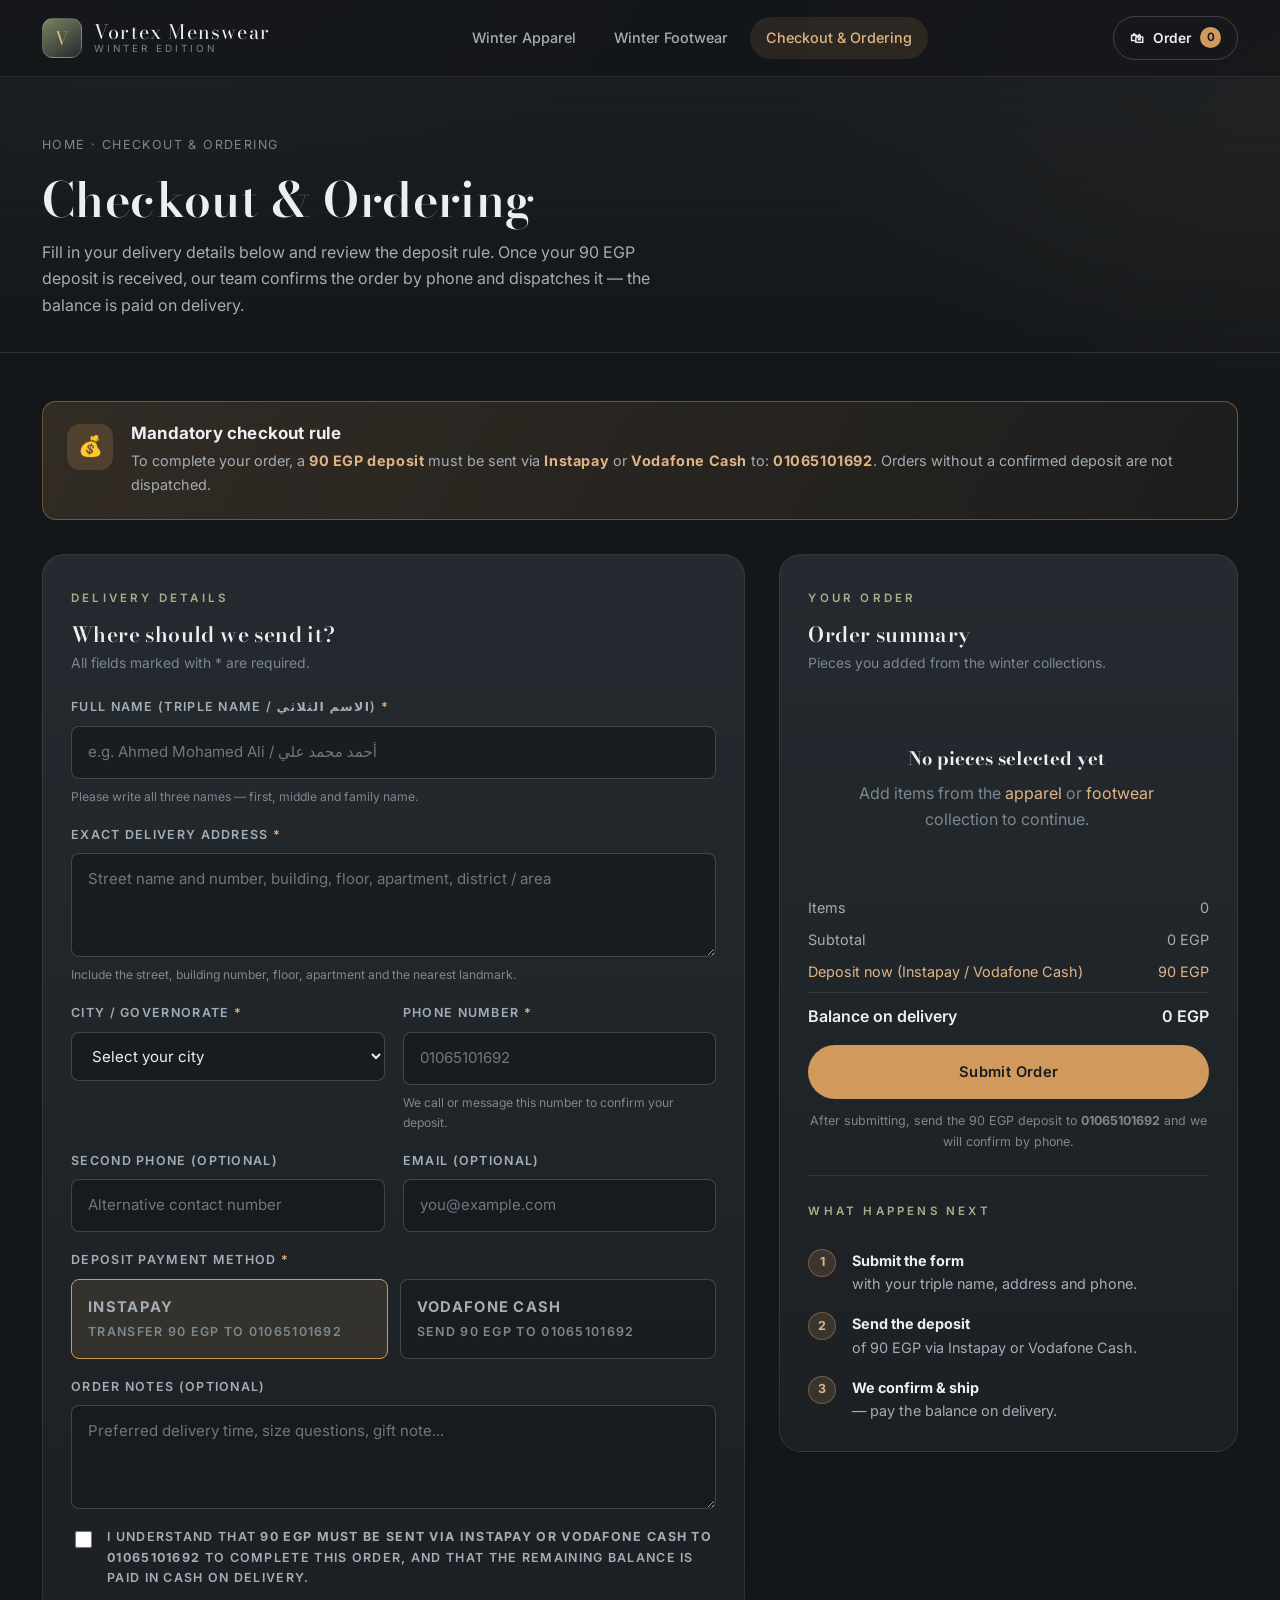
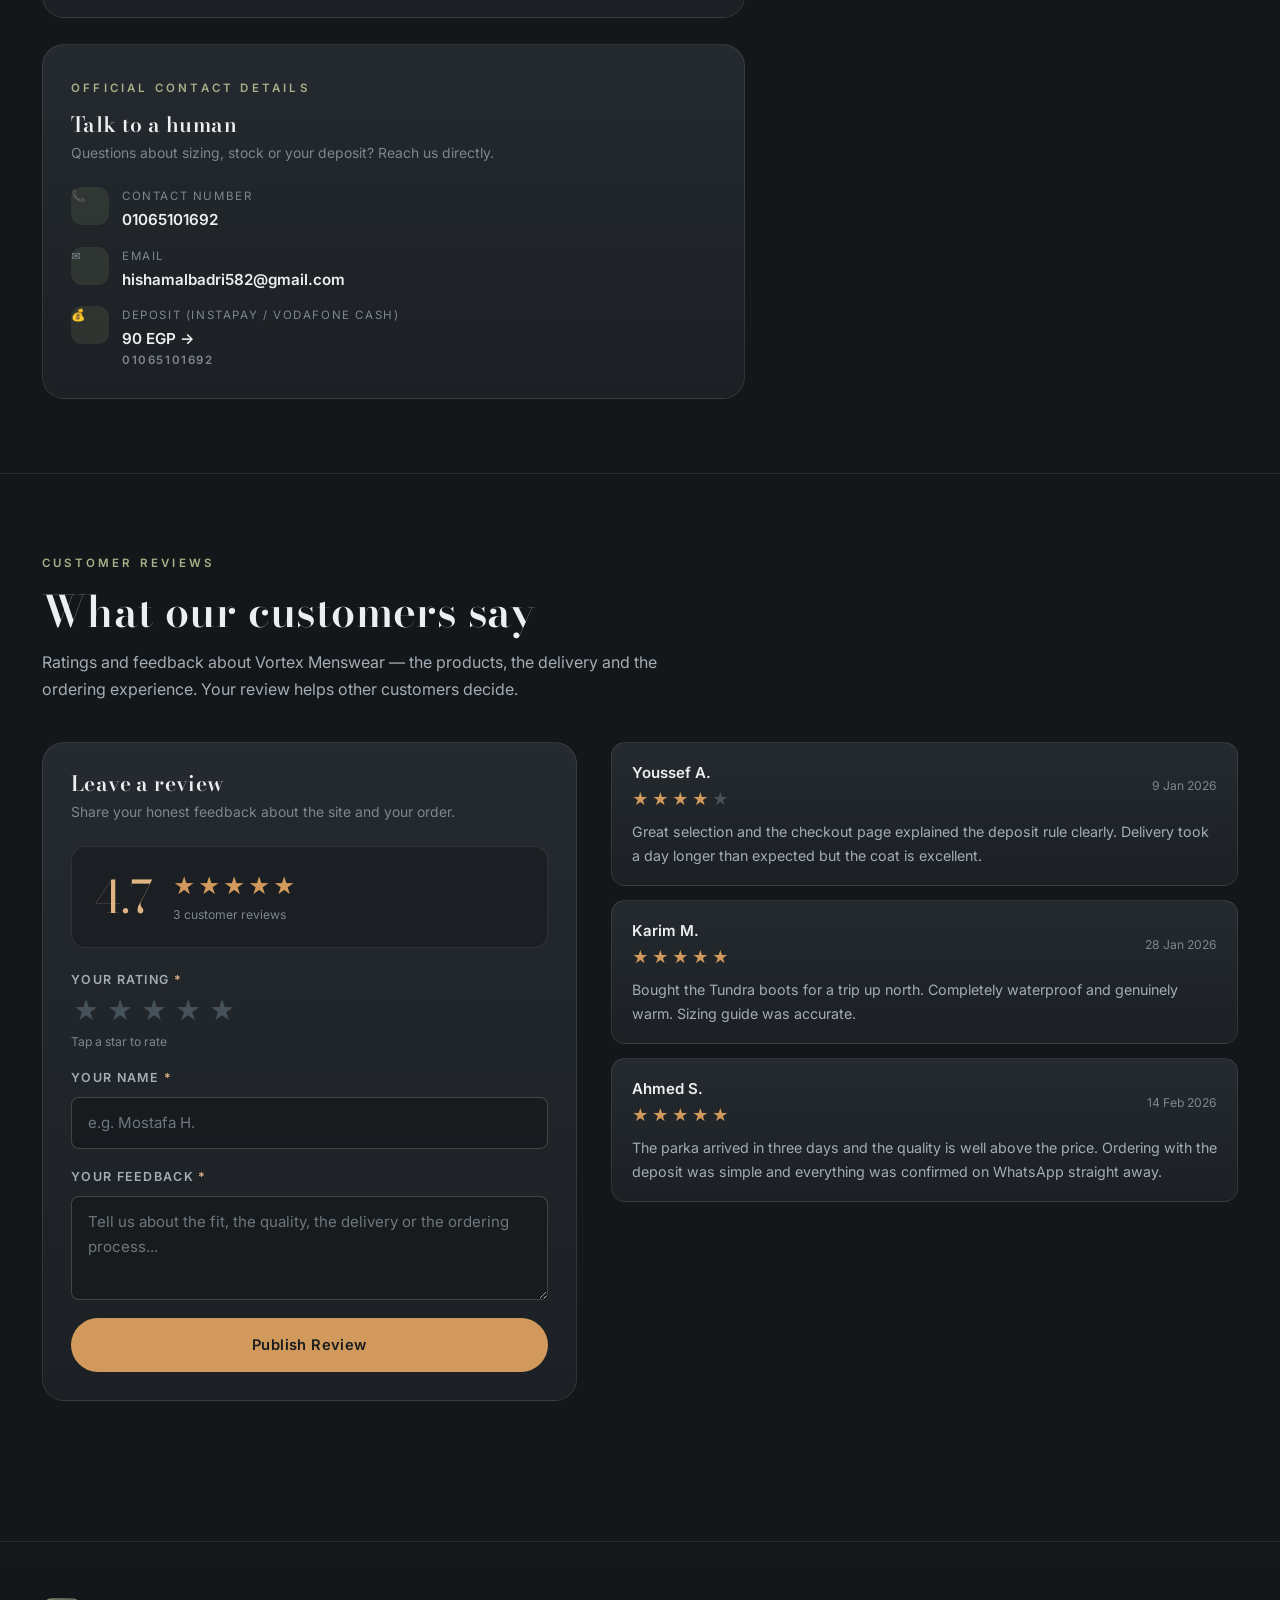
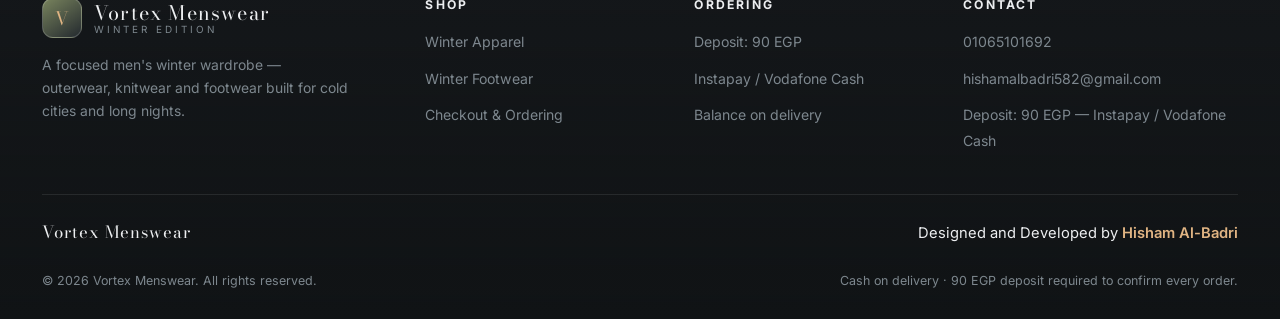
<file: checkout.html>
<!DOCTYPE html>
<html lang="en">
<head>
  <meta charset="UTF-8">
  <meta name="viewport" content="width=device-width, initial-scale=1.0">
  <title>Checkout &amp; Ordering | Vortex Menswear</title>
  <meta name="description" content="Complete your Vortex Menswear order. Enter your triple name, delivery address and phone number, then send the 90 EGP deposit via Instapay or Vodafone Cash to 01065101692 to confirm.">
  <meta name="theme-color" content="#14171a">
  <link rel="preconnect" href="https://fonts.googleapis.com">
  <link rel="preconnect" href="https://fonts.gstatic.com" crossorigin>
  <link href="https://fonts.googleapis.com/css2?family=Bodoni+Moda:ital,wght@0,500;0,600;0,700;1,500&family=Inter:wght@400;500;600;700&display=swap" rel="stylesheet">
  <link rel="stylesheet" href="styles.css">
</head>
<body>
  <a class="skip-link" href="#main">Skip to content</a>

  <!-- ============ Header ============ -->
  <header class="header">
    <div class="container header__inner">
      <a class="brand" href="index.html" aria-label="Vortex Menswear home">
        <span class="brand__mark" aria-hidden="true">V</span>
        <span class="brand__text">
          <span class="brand__name">Vortex Menswear</span>
          <span class="brand__tag">Winter Edition</span>
        </span>
      </a>

      <nav class="nav" aria-label="Primary">
        <a class="nav__link" href="index.html">Winter Apparel</a>
        <a class="nav__link" href="footwear.html">Winter Footwear</a>
        <a class="nav__link is-active" href="checkout.html">Checkout &amp; Ordering</a>
      </nav>

      <div class="header__actions">
        <button class="cart-btn" type="button" data-open-cart aria-label="Open your order">
          <span aria-hidden="true">&#128717;</span>
          <span class="cart-btn__label">Order</span>
          <span class="cart-btn__count" data-cart-count hidden>0</span>
        </button>
        <button class="nav-toggle" type="button" aria-label="Toggle navigation" aria-expanded="false">
          <span></span><span></span><span></span>
        </button>
      </div>
    </div>
  </header>

  <main id="main">
    <!-- ============ Page head ============ -->
    <section class="page-head">
      <div class="container">
        <nav class="crumbs" aria-label="Breadcrumb">
          <a href="index.html">Home</a> · <span>Checkout &amp; Ordering</span>
        </nav>
        <h1>Checkout &amp; Ordering</h1>
        <p>
          Fill in your delivery details below and review the deposit rule. Once your 90 EGP deposit
          is received, our team confirms the order by phone and dispatches it — the balance is paid
          on delivery.
        </p>
      </div>
    </section>

    <section class="section section--tight">
      <div class="container">
        <!-- ============ Mandatory deposit rule ============ -->
        <div class="deposit-banner" role="note">
          <span class="deposit-banner__icon" aria-hidden="true">&#128176;</span>
          <div>
            <h3>Mandatory checkout rule</h3>
            <p>
              To complete your order, a <b>90 EGP deposit</b> must be sent via
              <b>Instapay</b> or <b>Vodafone Cash</b> to: <b data-contact-phone>01065101692</b>.
              Orders without a confirmed deposit are not dispatched.
            </p>
          </div>
        </div>

        <div class="checkout-layout">
          <!-- ============ Order form ============ -->
          <div>
            <form id="vortex-checkout" class="panel" data-checkout-form novalidate>
              <div class="panel__head">
                <span class="eyebrow">Delivery Details</span>
                <h2>Where should we send it?</h2>
                <p>All fields marked with <span class="req">*</span> are required.</p>
              </div>

              <div class="success-box" data-success role="status" aria-live="polite"></div>

              <div class="form-grid">
                <div class="field field--full">
                  <label for="fullName">Full Name (Triple Name / الاسم الثلاثي) <span class="req">*</span></label>
                  <input id="fullName" name="fullName" type="text" autocomplete="name"
                         data-required data-triple-name
                         placeholder="e.g. Ahmed Mohamed Ali / أحمد محمد علي">
                  <p class="field__hint">Please write all three names — first, middle and family name.</p>
                  <p class="field__error">Please enter your complete triple name (three parts).</p>
                </div>

                <div class="field field--full">
                  <label for="address">Exact Delivery Address <span class="req">*</span></label>
                  <textarea id="address" name="address" data-required data-address
                            placeholder="Street name and number, building, floor, apartment, district / area"></textarea>
                  <p class="field__hint">Include the street, building number, floor, apartment and the nearest landmark.</p>
                  <p class="field__error">Please enter a complete address (street, building, area).</p>
                </div>

                <div class="field">
                  <label for="city">City / Governorate <span class="req">*</span></label>
                  <select id="city" name="city" data-required>
                    <option value="">Select your city</option>
                    <option>Cairo</option>
                    <option>Giza</option>
                    <option>Alexandria</option>
                    <option>Dakahlia</option>
                    <option>Sharqia</option>
                    <option>Gharbia</option>
                    <option>Monufia</option>
                    <option>Qalyubia</option>
                    <option>Beheira</option>
                    <option>Port Said</option>
                    <option>Suez</option>
                    <option>Ismailia</option>
                    <option>Fayoum</option>
                    <option>Beni Suef</option>
                    <option>Minya</option>
                    <option>Asyut</option>
                    <option>Sohag</option>
                    <option>Qena</option>
                    <option>Luxor</option>
                    <option>Aswan</option>
                    <option>Red Sea</option>
                    <option>Matrouh</option>
                    <option>North Sinai</option>
                    <option>South Sinai</option>
                    <option>New Valley</option>
                    <option>Kafr El Sheikh</option>
                    <option>Damietta</option>
                  </select>
                  <p class="field__error">Please select your city or governorate.</p>
                </div>

                <div class="field">
                  <label for="phone">Phone Number <span class="req">*</span></label>
                  <input id="phone" name="phone" type="tel" inputmode="tel" autocomplete="tel"
                         data-required placeholder="01065101692">
                  <p class="field__hint">We call or message this number to confirm your deposit.</p>
                  <p class="field__error">Please enter a valid phone number.</p>
                </div>

                <div class="field">
                  <label for="altPhone">Second Phone (optional)</label>
                  <input id="altPhone" name="altPhone" type="tel" inputmode="tel" placeholder="Alternative contact number">
                </div>

                <div class="field">
                  <label for="email">Email (optional)</label>
                  <input id="email" name="email" type="email" autocomplete="email" placeholder="you@example.com">
                </div>

                <div class="field field--full">
                  <label>Deposit payment method <span class="req">*</span></label>
                  <div class="radio-row">
                    <label class="radio-card">
                      <input type="radio" name="paymentMethod" value="Instapay" checked>
                      <strong>Instapay</strong>
                      <span>Transfer 90 EGP to <span data-contact-phone>01065101692</span></span>
                    </label>
                    <label class="radio-card">
                      <input type="radio" name="paymentMethod" value="Vodafone Cash">
                      <strong>Vodafone Cash</strong>
                      <span>Send 90 EGP to <span data-contact-phone>01065101692</span></span>
                    </label>
                  </div>
                </div>

                <div class="field field--full">
                  <label for="notes">Order notes (optional)</label>
                  <textarea id="notes" name="notes" placeholder="Preferred delivery time, size questions, gift note..."></textarea>
                </div>

                <div class="field field--full">
                  <label class="check-row" for="terms">
                    <input id="terms" type="checkbox" data-terms>
                    <span>
                      I understand that <strong>90 EGP must be sent via Instapay or Vodafone Cash to
                      <span data-contact-phone>01065101692</span></strong> to complete this order,
                      and that the remaining balance is paid in cash on delivery.
                    </span>
                  </label>
                </div>
              </div>
            </form>

            <!-- ============ Contact details ============ -->
            <div class="panel">
              <div class="panel__head">
                <span class="eyebrow">Official Contact Details</span>
                <h2>Talk to a human</h2>
                <p>Questions about sizing, stock or your deposit? Reach us directly.</p>
              </div>
              <ul class="contact-card">
                <li>
                  <span class="contact-card__icon" aria-hidden="true">&#128222;</span>
                  <div>
                    <span>Contact Number</span>
                    <a href="tel:01065101692"><strong data-contact-phone>01065101692</strong></a>
                  </div>
                </li>
                <li>
                  <span class="contact-card__icon" aria-hidden="true">&#9993;</span>
                  <div>
                    <span>Email</span>
                    <a href="mailto:hishamalbadri582@gmail.com"><strong data-contact-email>hishamalbadri582@gmail.com</strong></a>
                  </div>
                </li>
                <li>
                  <span class="contact-card__icon" aria-hidden="true">&#128176;</span>
                  <div>
                    <span>Deposit (Instapay / Vodafone Cash)</span>
                    <strong>90 EGP → <span data-contact-phone>01065101692</span></strong>
                  </div>
                </li>
              </ul>
            </div>
          </div>

          <!-- ============ Order summary ============ -->
          <aside class="panel summary-card" aria-label="Order summary">
            <div class="panel__head">
              <span class="eyebrow">Your Order</span>
              <h2>Order summary</h2>
              <p>Pieces you added from the winter collections.</p>
            </div>

            <div class="summary-list" data-checkout-summary></div>

            <div class="totals">
              <div class="totals__row"><span>Items</span><span data-sum-items>0</span></div>
              <div class="totals__row"><span>Subtotal</span><span data-sum-subtotal>0 EGP</span></div>
              <div class="totals__row totals__row--accent">
                <span>Deposit now (Instapay / Vodafone Cash)</span>
                <span data-sum-deposit>90 EGP</span>
              </div>
              <div class="totals__row totals__row--grand">
                <span>Balance on delivery</span>
                <span data-sum-balance>0 EGP</span>
              </div>
            </div>

            <button class="btn btn--block" type="submit" form="vortex-checkout">Submit Order</button>
            <p class="modal__note" style="margin-top:12px;text-align:center">
              After submitting, send the 90 EGP deposit to <strong data-contact-phone>01065101692</strong> and we will confirm by phone.
            </p>

            <div style="margin-top:22px;padding-top:20px;border-top:1px solid var(--border)">
              <span class="eyebrow">What happens next</span>
              <ol class="steps" style="margin-top:14px">
                <li><strong>Submit the form</strong> with your triple name, address and phone.</li>
                <li><strong>Send the deposit</strong> of 90 EGP via Instapay or Vodafone Cash.</li>
                <li><strong>We confirm &amp; ship</strong> — pay the balance on delivery.</li>
              </ol>
            </div>
          </aside>
        </div>
      </div>
    </section>

    <!-- ============ Customer reviews ============ -->
    <section class="section" id="reviews" style="border-top:1px solid var(--border)">
      <div class="container">
        <div class="section-head">
          <span class="eyebrow">Customer Reviews</span>
          <h2>What our customers say</h2>
          <p>
            Ratings and feedback about Vortex Menswear — the products, the delivery and the
            ordering experience. Your review helps other customers decide.
          </p>
        </div>

        <div class="reviews-layout">
          <!-- Review form -->
          <div class="panel">
            <div class="panel__head">
              <h2>Leave a review</h2>
              <p>Share your honest feedback about the site and your order.</p>
            </div>

            <div class="rating-summary">
              <span class="rating-summary__score" data-rating-score>0.0</span>
              <div>
                <div class="stars stars--lg" data-rating-stars></div>
                <div class="review-item__date" data-rating-count>0 customer reviews</div>
              </div>
            </div>

            <form data-review-form novalidate>
              <div class="field" style="margin-bottom:16px">
                <label>Your rating <span class="req">*</span></label>
                <div class="star-input" role="group" aria-label="Star rating">
                  <button type="button" data-value="1" aria-label="1 star">&#9733;</button>
                  <button type="button" data-value="2" aria-label="2 stars">&#9733;</button>
                  <button type="button" data-value="3" aria-label="3 stars">&#9733;</button>
                  <button type="button" data-value="4" aria-label="4 stars">&#9733;</button>
                  <button type="button" data-value="5" aria-label="5 stars">&#9733;</button>
                </div>
                <p class="field__hint" data-rating-label>Tap a star to rate</p>
              </div>

              <div class="form-grid">
                <div class="field field--full">
                  <label for="reviewName">Your name <span class="req">*</span></label>
                  <input id="reviewName" name="reviewName" type="text" data-review-name placeholder="e.g. Mostafa H.">
                </div>
                <div class="field field--full">
                  <label for="reviewText">Your feedback <span class="req">*</span></label>
                  <textarea id="reviewText" name="reviewText" data-review-text
                            placeholder="Tell us about the fit, the quality, the delivery or the ordering process..."></textarea>
                </div>
              </div>

              <button class="btn btn--block" type="submit" style="margin-top:18px">Publish Review</button>
            </form>
          </div>

          <!-- Review list -->
          <div>
            <div class="review-list" data-review-list></div>
          </div>
        </div>
      </div>
    </section>
  </main>

  <!-- ============ Footer ============ -->
  <footer class="footer">
    <div class="container">
      <div class="footer__top">
        <div class="footer__brand">
          <div class="brand">
            <span class="brand__mark" aria-hidden="true">V</span>
            <span class="brand__text">
              <span class="brand__name">Vortex Menswear</span>
              <span class="brand__tag">Winter Edition</span>
            </span>
          </div>
          <p>
            A focused men's winter wardrobe — outerwear, knitwear and footwear built for cold
            cities and long nights.
          </p>
        </div>

        <div>
          <h4>Shop</h4>
          <ul class="footer__links">
            <li><a href="index.html">Winter Apparel</a></li>
            <li><a href="footwear.html">Winter Footwear</a></li>
            <li><a href="checkout.html">Checkout &amp; Ordering</a></li>
          </ul>
        </div>

        <div>
          <h4>Ordering</h4>
          <ul class="footer__links">
            <li><span>Deposit: 90 EGP</span></li>
            <li><span>Instapay / Vodafone Cash</span></li>
            <li><span>Balance on delivery</span></li>
          </ul>
        </div>

        <div>
          <h4>Contact</h4>
          <ul class="footer__links">
            <li><a href="tel:01065101692"><span data-contact-phone>01065101692</span></a></li>
            <li><a href="mailto:hishamalbadri582@gmail.com"><span data-contact-email>hishamalbadri582@gmail.com</span></a></li>
            <li><span>Deposit: 90 EGP — Instapay / Vodafone Cash</span></li>
          </ul>
        </div>
      </div>

      <div class="footer__credit">
        <span class="footer__store-line">Vortex Menswear</span>
        <span class="footer__designer">
          Designed and Developed by <strong>Hisham Al-Badri</strong>
        </span>
      </div>

      <div class="footer__legal">
        <span>&copy; <span data-year>2026</span> Vortex Menswear. All rights reserved.</span>
        <span>Cash on delivery · 90 EGP deposit required to confirm every order.</span>
      </div>
    </div>
  </footer>

  <script src="script.js"></script>
</body>
</html>
</file>
<file: styles.css>
/* ==========================================================================
   Vortex Menswear — Global Stylesheet
   Palette: dark charcoal · slate gray · muted olive · warm winter accent
   ========================================================================== */

/* ---------- 1. Design Tokens ---------- */
:root {
  --charcoal-900: #14171a;
  --charcoal-800: #1c2024;
  --charcoal-700: #242a2f;
  --slate-600: #2f373d;
  --slate-500: #46525a;
  --slate-400: #6b7880;
  --slate-300: #9aa5ac;
  --olive-600: #5f6a4a;
  --olive-500: #78835d;
  --olive-300: #a7b088;
  --accent: #d19a5c;
  --accent-soft: #e0b483;
  --cream: #f4f1ec;
  --white: #ffffff;

  --bg: var(--charcoal-900);
  --surface: var(--charcoal-800);
  --surface-2: var(--charcoal-700);
  --border: rgba(255, 255, 255, 0.09);
  --border-strong: rgba(255, 255, 255, 0.18);

  --text: #eceef0;
  --text-muted: #a3adb5;
  --text-dim: #7d878e;

  --radius-sm: 8px;
  --radius: 14px;
  --radius-lg: 22px;
  --radius-pill: 999px;

  --shadow-sm: 0 2px 10px rgba(0, 0, 0, 0.25);
  --shadow: 0 14px 40px rgba(0, 0, 0, 0.38);
  --shadow-lg: 0 30px 80px rgba(0, 0, 0, 0.55);

  --font-display: "Bodoni Moda", "Playfair Display", Georgia, serif;
  --font-body: "Inter", "Segoe UI", system-ui, -apple-system, sans-serif;

  --container: 1240px;
  --header-h: 76px;

  --ease: cubic-bezier(0.22, 0.61, 0.36, 1);
}

/* ---------- 2. Reset & Base ---------- */
*,
*::before,
*::after {
  box-sizing: border-box;
}

html {
  scroll-behavior: smooth;
  -webkit-text-size-adjust: 100%;
}

body {
  margin: 0;
  font-family: var(--font-body);
  font-size: 16px;
  line-height: 1.65;
  color: var(--text);
  background: var(--bg);
  background-image:
    radial-gradient(900px 500px at 12% -10%, rgba(120, 131, 93, 0.16), transparent 60%),
    radial-gradient(800px 520px at 100% 8%, rgba(209, 154, 92, 0.1), transparent 62%);
  background-attachment: fixed;
  overflow-x: hidden;
}

body.no-scroll {
  overflow: hidden;
}

img {
  max-width: 100%;
  display: block;
}

a {
  color: inherit;
  text-decoration: none;
}

button,
input,
select,
textarea {
  font: inherit;
  color: inherit;
}

h1,
h2,
h3,
h4 {
  font-family: var(--font-display);
  font-weight: 600;
  line-height: 1.15;
  letter-spacing: 0.4px;
  margin: 0 0 0.5em;
}

p {
  margin: 0 0 1em;
}

:focus-visible {
  outline: 2px solid var(--accent);
  outline-offset: 3px;
  border-radius: 4px;
}

::selection {
  background: var(--accent);
  color: #16202a;
}

/* ---------- 3. Layout Helpers ---------- */
.container {
  width: 100%;
  max-width: var(--container);
  margin-inline: auto;
  padding-inline: 22px;
}

.section {
  padding: 74px 0;
}

.section--tight {
  padding: 48px 0;
}

.section-head {
  max-width: 660px;
  margin-bottom: 40px;
}

.section-head.center {
  margin-inline: auto;
  text-align: center;
}

.eyebrow {
  display: inline-block;
  font-size: 0.72rem;
  font-weight: 600;
  letter-spacing: 3.2px;
  text-transform: uppercase;
  color: var(--olive-300);
  margin-bottom: 14px;
}

.section-head h2 {
  font-size: clamp(1.8rem, 4vw, 2.7rem);
  margin-bottom: 12px;
}

.section-head p {
  color: var(--text-muted);
  margin: 0;
}

.skip-link {
  position: absolute;
  left: -9999px;
  top: 0;
  z-index: 999;
  background: var(--accent);
  color: #16202a;
  padding: 10px 18px;
  border-radius: 0 0 var(--radius-sm) 0;
  font-weight: 600;
}

.skip-link:focus {
  left: 0;
}

/* ---------- 4. Buttons ---------- */
.btn {
  --btn-bg: var(--accent);
  --btn-fg: #191c1f;
  display: inline-flex;
  align-items: center;
  justify-content: center;
  gap: 10px;
  padding: 14px 26px;
  border: 1px solid transparent;
  border-radius: var(--radius-pill);
  background: var(--btn-bg);
  color: var(--btn-fg);
  font-size: 0.92rem;
  font-weight: 600;
  letter-spacing: 0.4px;
  cursor: pointer;
  transition: transform 0.25s var(--ease), box-shadow 0.25s var(--ease),
    background 0.25s var(--ease), border-color 0.25s var(--ease), color 0.25s var(--ease);
}

.btn:hover {
  transform: translateY(-2px);
  box-shadow: 0 12px 26px rgba(209, 154, 92, 0.28);
}

.btn:active {
  transform: translateY(0);
}

.btn--ghost {
  --btn-bg: transparent;
  --btn-fg: var(--text);
  border-color: var(--border-strong);
}

.btn--ghost:hover {
  background: rgba(255, 255, 255, 0.06);
  border-color: var(--accent);
  color: var(--accent-soft);
  box-shadow: none;
}

.btn--olive {
  --btn-bg: var(--olive-500);
  --btn-fg: #f2f4ec;
}

.btn--olive:hover {
  box-shadow: 0 12px 26px rgba(120, 131, 93, 0.35);
}

.btn--block {
  width: 100%;
}

.btn--sm {
  padding: 10px 18px;
  font-size: 0.84rem;
}

.btn[disabled] {
  opacity: 0.55;
  cursor: not-allowed;
  transform: none;
  box-shadow: none;
}

/* ---------- 5. Header / Navigation ---------- */
.header {
  position: sticky;
  top: 0;
  z-index: 100;
  background: rgba(20, 23, 26, 0.86);
  backdrop-filter: blur(14px);
  -webkit-backdrop-filter: blur(14px);
  border-bottom: 1px solid var(--border);
}

.header__inner {
  height: var(--header-h);
  display: flex;
  align-items: center;
  justify-content: space-between;
  gap: 20px;
}

.brand {
  display: flex;
  align-items: center;
  gap: 12px;
  flex-shrink: 0;
}

.brand__mark {
  width: 40px;
  height: 40px;
  display: grid;
  place-items: center;
  border-radius: 11px;
  background: linear-gradient(145deg, var(--olive-500), var(--charcoal-700));
  border: 1px solid var(--border-strong);
  font-family: var(--font-display);
  font-size: 1.15rem;
  color: var(--accent-soft);
  letter-spacing: 0;
}

.brand__text {
  display: flex;
  flex-direction: column;
  line-height: 1.05;
}

.brand__name {
  font-family: var(--font-display);
  font-size: 1.24rem;
  letter-spacing: 1.2px;
}

.brand__tag {
  font-size: 0.62rem;
  letter-spacing: 3px;
  text-transform: uppercase;
  color: var(--text-dim);
}

.nav {
  display: flex;
  align-items: center;
  gap: 6px;
}

.nav__link {
  position: relative;
  padding: 9px 16px;
  border-radius: var(--radius-pill);
  font-size: 0.9rem;
  font-weight: 500;
  color: var(--text-muted);
  transition: color 0.2s var(--ease), background 0.2s var(--ease);
}

.nav__link:hover {
  color: var(--text);
  background: rgba(255, 255, 255, 0.05);
}

.nav__link.is-active {
  color: var(--accent-soft);
  background: rgba(209, 154, 92, 0.12);
}

.header__actions {
  display: flex;
  align-items: center;
  gap: 12px;
}

.cart-btn {
  position: relative;
  display: inline-flex;
  align-items: center;
  gap: 9px;
  padding: 10px 16px;
  border-radius: var(--radius-pill);
  border: 1px solid var(--border-strong);
  background: transparent;
  color: var(--text);
  font-size: 0.86rem;
  font-weight: 600;
  cursor: pointer;
  transition: border-color 0.25s var(--ease), background 0.25s var(--ease);
}

.cart-btn:hover {
  border-color: var(--accent);
  background: rgba(209, 154, 92, 0.08);
}

.cart-btn__count {
  min-width: 21px;
  height: 21px;
  padding: 0 6px;
  display: grid;
  place-items: center;
  border-radius: var(--radius-pill);
  background: var(--accent);
  color: #191c1f;
  font-size: 0.72rem;
  font-weight: 700;
}

.nav-toggle {
  display: none;
  width: 44px;
  height: 44px;
  border-radius: 12px;
  border: 1px solid var(--border-strong);
  background: transparent;
  cursor: pointer;
  padding: 0;
  place-items: center;
}

.nav-toggle span {
  display: block;
  width: 19px;
  height: 2px;
  background: var(--text);
  border-radius: 2px;
  transition: transform 0.3s var(--ease), opacity 0.2s var(--ease);
}

.nav-toggle span + span {
  margin-top: 4px;
}

.nav-toggle.is-open span:nth-child(1) {
  transform: translateY(6px) rotate(45deg);
}

.nav-toggle.is-open span:nth-child(2) {
  opacity: 0;
}

.nav-toggle.is-open span:nth-child(3) {
  transform: translateY(-6px) rotate(-45deg);
}

/* ---------- 6. Hero ---------- */
.hero {
  position: relative;
  min-height: min(78vh, 640px);
  display: flex;
  align-items: center;
  overflow: hidden;
  border-bottom: 1px solid var(--border);
}

.hero__bg {
  position: absolute;
  inset: 0;
  width: 100%;
  height: 100%;
  object-fit: cover;
  object-position: center 28%;
  opacity: 0.42;
  filter: saturate(0.9);
}

.hero::after {
  content: "";
  position: absolute;
  inset: 0;
  background: linear-gradient(100deg, rgba(20, 23, 26, 0.96) 6%, rgba(20, 23, 26, 0.72) 48%, rgba(20, 23, 26, 0.4) 100%);
}

.hero__inner {
  position: relative;
  z-index: 2;
  padding: 90px 0;
  max-width: 620px;
}

.hero h1 {
  font-size: clamp(2.1rem, 6vw, 3.9rem);
  margin-bottom: 18px;
}

.hero h1 em {
  font-style: italic;
  color: var(--accent-soft);
}

.hero__text {
  color: var(--text-muted);
  font-size: 1.03rem;
  max-width: 52ch;
  margin-bottom: 30px;
}

.hero__cta {
  display: flex;
  flex-wrap: wrap;
  gap: 14px;
}

.hero__stats {
  display: flex;
  flex-wrap: wrap;
  gap: 38px;
  margin-top: 44px;
  padding-top: 26px;
  border-top: 1px solid var(--border);
}

.hero__stat strong {
  display: block;
  font-family: var(--font-display);
  font-size: 1.5rem;
  color: var(--accent-soft);
}

.hero__stat span {
  font-size: 0.76rem;
  letter-spacing: 1.6px;
  text-transform: uppercase;
  color: var(--text-dim);
}

/* ---------- 7. Marquee / Trust strip ---------- */
.trust {
  border-top: 1px solid var(--border);
  border-bottom: 1px solid var(--border);
  background: rgba(28, 32, 36, 0.6);
}

.trust__grid {
  display: grid;
  grid-template-columns: repeat(auto-fit, minmax(215px, 1fr));
  gap: 1px;
}

.trust__item {
  display: flex;
  align-items: center;
  gap: 14px;
  padding: 22px 20px;
}

.trust__item + .trust__item {
  border-left: 1px solid var(--border);
}

.trust__icon {
  width: 38px;
  height: 38px;
  flex: 0 0 38px;
  display: grid;
  place-items: center;
  border-radius: 10px;
  background: rgba(120, 131, 93, 0.2);
  color: var(--olive-300);
  font-size: 1rem;
}

.trust__item h4 {
  margin: 0;
  font-size: 0.95rem;
  font-family: var(--font-body);
  font-weight: 600;
  letter-spacing: 0;
}

.trust__item p {
  margin: 0;
  font-size: 0.8rem;
  color: var(--text-dim);
}

/* ---------- 8. Filters ---------- */
.filters {
  display: flex;
  flex-wrap: wrap;
  gap: 10px;
  margin-bottom: 32px;
}

.chip {
  padding: 9px 20px;
  border-radius: var(--radius-pill);
  border: 1px solid var(--border-strong);
  background: transparent;
  color: var(--text-muted);
  font-size: 0.85rem;
  font-weight: 500;
  cursor: pointer;
  transition: all 0.22s var(--ease);
}

.chip:hover {
  color: var(--text);
  border-color: var(--slate-400);
}

.chip.is-active {
  background: var(--accent);
  border-color: var(--accent);
  color: #191c1f;
  font-weight: 600;
}

.toolbar {
  display: flex;
  flex-wrap: wrap;
  align-items: center;
  justify-content: space-between;
  gap: 18px;
  margin-bottom: 26px;
}

.toolbar__count {
  font-size: 0.86rem;
  color: var(--text-dim);
}

.toolbar__count strong {
  color: var(--text);
}

/* ---------- 9. Product Grid & Cards ---------- */
.grid {
  display: grid;
  grid-template-columns: repeat(auto-fill, minmax(258px, 1fr));
  gap: 26px;
}

.card {
  position: relative;
  display: flex;
  flex-direction: column;
  background: linear-gradient(180deg, var(--surface-2), var(--surface));
  border: 1px solid var(--border);
  border-radius: var(--radius-lg);
  overflow: hidden;
  cursor: pointer;
  transition: transform 0.35s var(--ease), border-color 0.35s var(--ease),
    box-shadow 0.35s var(--ease);
}

.card:hover,
.card:focus-visible {
  transform: translateY(-6px);
  border-color: rgba(209, 154, 92, 0.45);
  box-shadow: var(--shadow);
}

.card__media {
  position: relative;
  aspect-ratio: 4 / 5;
  overflow: hidden;
  background: var(--charcoal-700);
}

.card__media img {
  width: 100%;
  height: 100%;
  object-fit: cover;
  transition: transform 0.7s var(--ease), opacity 0.4s var(--ease);
}

.card:hover .card__media img {
  transform: scale(1.07);
}

.card__badge {
  position: absolute;
  top: 14px;
  left: 14px;
  z-index: 2;
  padding: 6px 13px;
  border-radius: var(--radius-pill);
  background: rgba(20, 23, 26, 0.82);
  border: 1px solid var(--border-strong);
  backdrop-filter: blur(6px);
  font-size: 0.68rem;
  font-weight: 700;
  letter-spacing: 1.4px;
  text-transform: uppercase;
  color: var(--accent-soft);
}

.card__badge--olive {
  color: var(--olive-300);
  border-color: rgba(167, 176, 136, 0.4);
}

.card__overlay {
  position: absolute;
  inset: auto 0 0 0;
  padding: 16px;
  display: flex;
  justify-content: center;
  background: linear-gradient(to top, rgba(20, 23, 26, 0.92), transparent);
  opacity: 0;
  transform: translateY(12px);
  transition: opacity 0.35s var(--ease), transform 0.35s var(--ease);
}

.card:hover .card__overlay,
.card:focus-visible .card__overlay {
  opacity: 1;
  transform: translateY(0);
}

.card__quick {
  padding: 10px 22px;
  border-radius: var(--radius-pill);
  background: var(--cream);
  color: #191c1f;
  font-size: 0.82rem;
  font-weight: 600;
}

.card__body {
  padding: 20px 20px 22px;
  display: flex;
  flex-direction: column;
  gap: 10px;
  flex: 1;
}

.card__meta {
  display: flex;
  align-items: center;
  justify-content: space-between;
  gap: 10px;
  font-size: 0.7rem;
  letter-spacing: 1.6px;
  text-transform: uppercase;
  color: var(--text-dim);
}

.card__rating {
  color: var(--accent-soft);
  letter-spacing: 0.6px;
  text-transform: none;
  font-weight: 600;
}

.card__title {
  margin: 0;
  font-size: 1.1rem;
  letter-spacing: 0.2px;
}

.card__name-ar {
  margin: -4px 0 0;
  font-size: 0.9rem;
  line-height: 1.5;
  color: var(--olive-300);
  text-align: right;
}

.modal__name-ar {
  margin: -8px 0 0;
  font-size: 1rem;
  color: var(--olive-300);
  text-align: right;
}

.card__desc {
  margin: 0;
  font-size: 0.86rem;
  color: var(--text-muted);
  display: -webkit-box;
  -webkit-line-clamp: 2;
  -webkit-box-orient: vertical;
  overflow: hidden;
}

.card__footer {
  margin-top: auto;
  padding-top: 12px;
  display: flex;
  align-items: center;
  justify-content: space-between;
  gap: 12px;
}

.price {
  display: flex;
  align-items: baseline;
  gap: 9px;
}

.price__now {
  font-family: var(--font-display);
  font-size: 1.22rem;
  color: var(--text);
}

.price__was {
  font-size: 0.85rem;
  color: var(--text-dim);
  text-decoration: line-through;
}

.card__sizes {
  display: flex;
  flex-wrap: wrap;
  gap: 6px;
}

.size-tag {
  padding: 4px 9px;
  border-radius: 7px;
  border: 1px solid var(--border);
  background: rgba(255, 255, 255, 0.03);
  font-size: 0.67rem;
  letter-spacing: 0.6px;
  color: var(--text-dim);
}

/* ---------- 10. Editorial band ---------- */
.band {
  position: relative;
  overflow: hidden;
  border-top: 1px solid var(--border);
  border-bottom: 1px solid var(--border);
  background: linear-gradient(120deg, rgba(95, 106, 74, 0.22), rgba(28, 32, 36, 0.9));
}

.band__inner {
  display: grid;
  grid-template-columns: 1.05fr 0.95fr;
  align-items: center;
  gap: 46px;
  padding: 64px 0;
}

.band h2 {
  font-size: clamp(1.6rem, 3.6vw, 2.3rem);
}

.band p {
  color: var(--text-muted);
  max-width: 54ch;
}

.band__list {
  list-style: none;
  margin: 22px 0 0;
  padding: 0;
  display: grid;
  gap: 12px;
}

.band__list li {
  display: flex;
  gap: 12px;
  align-items: flex-start;
  font-size: 0.92rem;
  color: var(--text-muted);
}

.band__list b {
  color: var(--accent-soft);
}

.band__media {
  border-radius: var(--radius-lg);
  overflow: hidden;
  border: 1px solid var(--border);
  box-shadow: var(--shadow);
  aspect-ratio: 4 / 3;
}

.band__media img {
  width: 100%;
  height: 100%;
  object-fit: cover;
}

/* ---------- 11. Modal ---------- */
.modal {
  position: fixed;
  inset: 0;
  z-index: 200;
  display: flex;
  align-items: center;
  justify-content: center;
  padding: 22px;
  background: rgba(10, 12, 14, 0.78);
  backdrop-filter: blur(8px);
  -webkit-backdrop-filter: blur(8px);
  opacity: 0;
  visibility: hidden;
  transition: opacity 0.3s var(--ease), visibility 0.3s var(--ease);
}

.modal.is-open {
  opacity: 1;
  visibility: visible;
}

.modal__dialog {
  position: relative;
  width: min(1020px, 100%);
  max-height: 92vh;
  overflow: auto;
  overscroll-behavior: contain;
  background: var(--surface);
  border: 1px solid var(--border-strong);
  border-radius: var(--radius-lg);
  box-shadow: var(--shadow-lg);
  transform: translateY(22px) scale(0.98);
  transition: transform 0.35s var(--ease);
}

.modal.is-open .modal__dialog {
  transform: translateY(0) scale(1);
}

.modal__close {
  position: absolute;
  top: 14px;
  right: 14px;
  z-index: 5;
  width: 42px;
  height: 42px;
  display: grid;
  place-items: center;
  border-radius: 50%;
  border: 1px solid var(--border-strong);
  background: rgba(20, 23, 26, 0.75);
  color: var(--text);
  font-size: 1.15rem;
  line-height: 1;
  cursor: pointer;
  transition: background 0.22s var(--ease), transform 0.22s var(--ease);
}

.modal__close:hover {
  background: var(--accent);
  color: #191c1f;
  transform: rotate(90deg);
}

.modal__layout {
  display: grid;
  grid-template-columns: 1fr 1fr;
}

.gallery {
  padding: 22px;
  border-right: 1px solid var(--border);
  background: var(--charcoal-700);
}

.gallery__main {
  border-radius: var(--radius);
  overflow: hidden;
  aspect-ratio: 1 / 1;
  background: var(--surface);
  border: 1px solid var(--border);
}

.gallery__main img {
  width: 100%;
  height: 100%;
  object-fit: cover;
}

.gallery__thumbs {
  display: grid;
  grid-template-columns: repeat(4, 1fr);
  gap: 10px;
  margin-top: 12px;
}

.gallery__thumb {
  padding: 0;
  border: 1px solid var(--border);
  border-radius: var(--radius-sm);
  overflow: hidden;
  aspect-ratio: 1 / 1;
  background: var(--surface);
  cursor: pointer;
  transition: border-color 0.22s var(--ease), transform 0.22s var(--ease);
}

.gallery__thumb img {
  width: 100%;
  height: 100%;
  object-fit: cover;
}

.gallery__thumb:hover {
  transform: translateY(-2px);
}

.gallery__thumb.is-active {
  border-color: var(--accent);
}

.modal__info {
  padding: 30px 30px 34px;
  display: flex;
  flex-direction: column;
  gap: 14px;
}

.modal__info h3 {
  font-size: clamp(1.4rem, 2.6vw, 1.9rem);
  margin: 0;
}

.modal__price {
  display: flex;
  align-items: baseline;
  gap: 12px;
  flex-wrap: wrap;
}

.modal__price .price__now {
  font-size: 1.6rem;
  color: var(--accent-soft);
}

.modal__desc {
  color: var(--text-muted);
  font-size: 0.93rem;
  margin: 0;
}

.spec-list {
  list-style: none;
  margin: 0;
  padding: 0;
  display: grid;
  gap: 9px;
  border-top: 1px solid var(--border);
  border-bottom: 1px solid var(--border);
  padding: 16px 0;
}

.spec-list li {
  display: flex;
  justify-content: space-between;
  gap: 16px;
  font-size: 0.86rem;
}

.spec-list span:first-child {
  color: var(--text-dim);
}

.spec-list span:last-child {
  color: var(--text);
  text-align: right;
}

.option-group__label {
  display: flex;
  align-items: center;
  justify-content: space-between;
  gap: 12px;
  font-size: 0.74rem;
  font-weight: 600;
  letter-spacing: 2px;
  text-transform: uppercase;
  color: var(--text-dim);
  margin-bottom: 10px;
}

.option-group__label button {
  background: none;
  border: 0;
  padding: 0;
  color: var(--accent-soft);
  font-size: 0.72rem;
  letter-spacing: 1px;
  cursor: pointer;
  text-decoration: underline;
  text-underline-offset: 3px;
}

.size-picker {
  display: flex;
  flex-wrap: wrap;
  gap: 9px;
}

.size-pill {
  min-width: 52px;
  padding: 10px 14px;
  border-radius: 10px;
  border: 1px solid var(--border-strong);
  background: transparent;
  color: var(--text-muted);
  font-size: 0.86rem;
  font-weight: 600;
  cursor: pointer;
  transition: all 0.2s var(--ease);
}

.size-pill:hover {
  border-color: var(--accent);
  color: var(--text);
}

.size-pill.is-active {
  background: var(--accent);
  border-color: var(--accent);
  color: #191c1f;
}

.size-pill.is-sold-out {
  opacity: 0.35;
  text-decoration: line-through;
  cursor: not-allowed;
}

.qty {
  display: inline-flex;
  align-items: center;
  border: 1px solid var(--border-strong);
  border-radius: var(--radius-pill);
  overflow: hidden;
}

.qty button {
  width: 42px;
  height: 44px;
  background: transparent;
  border: 0;
  color: var(--text);
  font-size: 1.1rem;
  cursor: pointer;
  transition: background 0.2s var(--ease);
}

.qty button:hover {
  background: rgba(255, 255, 255, 0.07);
}

.qty__value {
  min-width: 40px;
  text-align: center;
  font-weight: 600;
  font-size: 0.95rem;
}

.modal__actions {
  display: flex;
  flex-wrap: wrap;
  gap: 12px;
  align-items: center;
}

.modal__note {
  font-size: 0.78rem;
  color: var(--text-dim);
  margin: 0;
}

/* ---------- 12. Cart drawer ---------- */
.drawer {
  position: fixed;
  top: 0;
  right: 0;
  bottom: 0;
  width: min(410px, 100%);
  z-index: 210;
  display: flex;
  flex-direction: column;
  background: var(--surface);
  border-left: 1px solid var(--border-strong);
  box-shadow: var(--shadow-lg);
  transform: translateX(102%);
  transition: transform 0.4s var(--ease);
}

.drawer.is-open {
  transform: translateX(0);
}

.drawer__head {
  padding: 22px 22px 16px;
  border-bottom: 1px solid var(--border);
  display: flex;
  align-items: center;
  justify-content: space-between;
  gap: 14px;
}

.drawer__head h3 {
  margin: 0;
  font-size: 1.2rem;
}

.icon-btn {
  width: 38px;
  height: 38px;
  display: grid;
  place-items: center;
  border-radius: 50%;
  border: 1px solid var(--border-strong);
  background: transparent;
  color: var(--text);
  cursor: pointer;
  transition: background 0.2s var(--ease), color 0.2s var(--ease);
}

.icon-btn:hover {
  background: var(--accent);
  color: #191c1f;
}

.drawer__body {
  flex: 1;
  overflow-y: auto;
  padding: 18px 22px;
  display: flex;
  flex-direction: column;
  gap: 14px;
}

.drawer__foot {
  padding: 18px 22px 22px;
  border-top: 1px solid var(--border);
  background: rgba(20, 23, 26, 0.5);
}

.line-item {
  display: grid;
  grid-template-columns: 68px 1fr auto;
  gap: 14px;
  align-items: center;
  padding-bottom: 14px;
  border-bottom: 1px solid var(--border);
}

.line-item__img {
  width: 68px;
  height: 82px;
  border-radius: 10px;
  overflow: hidden;
  border: 1px solid var(--border);
}

.line-item__img img {
  width: 100%;
  height: 100%;
  object-fit: cover;
}

.line-item__title {
  margin: 0 0 3px;
  font-size: 0.92rem;
  font-family: var(--font-body);
  font-weight: 600;
  letter-spacing: 0;
}

.line-item__meta {
  margin: 0;
  font-size: 0.78rem;
  color: var(--text-dim);
}

.line-item__price {
  font-size: 0.9rem;
  font-weight: 600;
  color: var(--accent-soft);
  text-align: right;
  margin: 0;
}

.line-item__remove {
  margin-top: 6px;
  background: none;
  border: 0;
  padding: 0;
  color: var(--text-dim);
  font-size: 0.74rem;
  text-align: right;
  cursor: pointer;
  text-decoration: underline;
  text-underline-offset: 3px;
}

.line-item__remove:hover {
  color: #e07a6a;
}

.totals {
  display: grid;
  gap: 8px;
  margin-bottom: 16px;
  font-size: 0.9rem;
}

.totals__row {
  display: flex;
  justify-content: space-between;
  color: var(--text-muted);
}

.totals__row--grand {
  padding-top: 10px;
  border-top: 1px solid var(--border);
  color: var(--text);
  font-weight: 600;
  font-size: 1rem;
}

.totals__row--accent {
  color: var(--accent-soft);
}

.empty-state {
  text-align: center;
  padding: 46px 14px;
  color: var(--text-dim);
}

.empty-state strong {
  display: block;
  color: var(--text);
  font-family: var(--font-display);
  font-size: 1.15rem;
  margin-bottom: 6px;
}

.overlay {
  position: fixed;
  inset: 0;
  z-index: 205;
  background: rgba(10, 12, 14, 0.6);
  backdrop-filter: blur(3px);
  opacity: 0;
  visibility: hidden;
  transition: opacity 0.3s var(--ease), visibility 0.3s var(--ease);
}

.overlay.is-open {
  opacity: 1;
  visibility: visible;
}

/* ---------- 13. Checkout page ---------- */
.page-head {
  padding: 58px 0 34px;
  border-bottom: 1px solid var(--border);
  background: linear-gradient(180deg, rgba(28, 32, 36, 0.7), transparent);
}

.page-head h1 {
  font-size: clamp(1.9rem, 4.5vw, 3rem);
  margin-bottom: 12px;
}

.page-head p {
  color: var(--text-muted);
  max-width: 62ch;
  margin: 0;
}

.crumbs {
  font-size: 0.78rem;
  letter-spacing: 1.4px;
  text-transform: uppercase;
  color: var(--text-dim);
  margin-bottom: 16px;
}

.crumbs a:hover {
  color: var(--accent-soft);
}

.deposit-banner {
  display: flex;
  gap: 18px;
  align-items: flex-start;
  padding: 22px 24px;
  border-radius: var(--radius);
  border: 1px solid rgba(209, 154, 92, 0.42);
  background: linear-gradient(120deg, rgba(209, 154, 92, 0.16), rgba(209, 154, 92, 0.05));
  margin-bottom: 34px;
}

.deposit-banner__icon {
  flex: 0 0 46px;
  width: 46px;
  height: 46px;
  display: grid;
  place-items: center;
  border-radius: 13px;
  background: rgba(209, 154, 92, 0.2);
  color: var(--accent-soft);
  font-size: 1.25rem;
}

.deposit-banner h3 {
  margin: 0 0 6px;
  font-size: 1.06rem;
  font-family: var(--font-body);
  font-weight: 700;
  letter-spacing: 0.2px;
}

.deposit-banner p {
  margin: 0;
  color: var(--text-muted);
  font-size: 0.9rem;
}

.deposit-banner b {
  color: var(--accent-soft);
  letter-spacing: 0.6px;
}

.checkout-layout {
  display: grid;
  grid-template-columns: 1.35fr 0.88fr;
  gap: 34px;
  align-items: start;
}

.panel {
  background: linear-gradient(180deg, var(--surface-2), var(--surface));
  border: 1px solid var(--border);
  border-radius: var(--radius-lg);
  padding: 28px;
  margin-bottom: 26px;
}

.panel__head {
  margin-bottom: 22px;
}

.panel__head h2 {
  font-size: 1.32rem;
  margin-bottom: 6px;
}

.panel__head p {
  margin: 0;
  font-size: 0.87rem;
  color: var(--text-dim);
}

.form-grid {
  display: grid;
  grid-template-columns: repeat(2, minmax(0, 1fr));
  gap: 18px;
}

.field {
  display: flex;
  flex-direction: column;
  gap: 8px;
}

.field--full {
  grid-column: 1 / -1;
}

.field label {
  font-size: 0.78rem;
  font-weight: 600;
  letter-spacing: 1.3px;
  text-transform: uppercase;
  color: var(--text-muted);
}

.field label .req {
  color: var(--accent-soft);
}

.field input,
.field textarea,
.field select {
  width: 100%;
  padding: 13px 16px;
  border-radius: var(--radius-sm);
  border: 1px solid var(--border-strong);
  background: rgba(20, 23, 26, 0.62);
  color: var(--text);
  font-size: 0.94rem;
  transition: border-color 0.22s var(--ease), box-shadow 0.22s var(--ease);
}

.field input::placeholder,
.field textarea::placeholder {
  color: #6d777e;
}

.field input:focus,
.field textarea:focus,
.field select:focus {
  outline: none;
  border-color: var(--accent);
  box-shadow: 0 0 0 3px rgba(209, 154, 92, 0.16);
}

.field textarea {
  min-height: 104px;
  resize: vertical;
}

.field__hint {
  font-size: 0.76rem;
  color: var(--text-dim);
  margin: 0;
}

.field__error {
  font-size: 0.76rem;
  color: #e88a7a;
  margin: 0;
  display: none;
}

.field.has-error input,
.field.has-error textarea,
.field.has-error select {
  border-color: #e88a7a;
}

.field.has-error .field__error {
  display: block;
}

.radio-row {
  display: grid;
  grid-template-columns: repeat(auto-fit, minmax(180px, 1fr));
  gap: 12px;
}

.radio-card {
  position: relative;
  display: flex;
  flex-direction: column;
  gap: 3px;
  padding: 15px 16px;
  border-radius: var(--radius-sm);
  border: 1px solid var(--border-strong);
  background: rgba(20, 23, 26, 0.42);
  cursor: pointer;
  transition: border-color 0.22s var(--ease), background 0.22s var(--ease);
}

.radio-card input {
  position: absolute;
  opacity: 0;
  pointer-events: none;
}

.radio-card strong {
  font-size: 0.92rem;
}

.radio-card span {
  font-size: 0.78rem;
  color: var(--text-dim);
}

.radio-card:hover {
  border-color: var(--slate-400);
}

.radio-card:has(input:checked) {
  border-color: var(--accent);
  background: rgba(209, 154, 92, 0.12);
}

.check-row {
  display: flex;
  gap: 12px;
  align-items: flex-start;
  font-size: 0.86rem;
  color: var(--text-muted);
  cursor: pointer;
}

.check-row input {
  margin-top: 4px;
  width: 17px;
  height: 17px;
  accent-color: var(--accent);
  flex: 0 0 auto;
}

.summary-card {
  position: sticky;
  top: calc(var(--header-h) + 20px);
}

.summary-list {
  display: grid;
  gap: 13px;
  margin-bottom: 18px;
  max-height: 330px;
  overflow-y: auto;
  padding-right: 4px;
}

.contact-card {
  list-style: none;
  margin: 0;
  padding: 0;
  display: grid;
  gap: 14px;
}

.contact-card li {
  display: flex;
  gap: 13px;
  align-items: flex-start;
}

.contact-card__icon {
  flex: 0 0 38px;
  width: 38px;
  height: 38px;
  display: grid;
  place-items: center;
  border-radius: 11px;
  background: rgba(120, 131, 93, 0.18);
  color: var(--olive-300);
}

.contact-card span {
  display: block;
  font-size: 0.72rem;
  letter-spacing: 1.6px;
  text-transform: uppercase;
  color: var(--text-dim);
}

.contact-card a,
.contact-card strong {
  font-size: 0.95rem;
  color: var(--text);
  font-weight: 600;
  word-break: break-word;
}

.contact-card a:hover {
  color: var(--accent-soft);
}

.steps {
  list-style: none;
  margin: 0;
  padding: 0;
  display: grid;
  gap: 16px;
  counter-reset: step;
}

.steps li {
  position: relative;
  padding-left: 44px;
  font-size: 0.9rem;
  color: var(--text-muted);
}

.steps li::before {
  counter-increment: step;
  content: counter(step);
  position: absolute;
  left: 0;
  top: 0;
  width: 28px;
  height: 28px;
  display: grid;
  place-items: center;
  border-radius: 50%;
  background: rgba(209, 154, 92, 0.16);
  border: 1px solid rgba(209, 154, 92, 0.4);
  color: var(--accent-soft);
  font-size: 0.78rem;
  font-weight: 700;
}

.steps li strong {
  color: var(--text);
  display: block;
}

.success-box {
  display: none;
  padding: 26px;
  border-radius: var(--radius);
  border: 1px solid rgba(120, 131, 93, 0.55);
  background: linear-gradient(120deg, rgba(120, 131, 93, 0.2), rgba(120, 131, 93, 0.06));
}

.success-box.is-visible {
  display: block;
  animation: rise 0.45s var(--ease);
}

.success-box h3 {
  margin: 0 0 8px;
  font-size: 1.2rem;
}

.success-box p {
  color: var(--text-muted);
  font-size: 0.9rem;
  margin-bottom: 10px;
}

.success-box p:last-child {
  margin-bottom: 0;
}

/* ---------- 14. Reviews ---------- */
.reviews-layout {
  display: grid;
  grid-template-columns: 0.92fr 1.08fr;
  gap: 34px;
  align-items: start;
}

.rating-summary {
  display: flex;
  align-items: center;
  gap: 20px;
  padding: 22px;
  border-radius: var(--radius);
  border: 1px solid var(--border);
  background: rgba(20, 23, 26, 0.5);
  margin-bottom: 22px;
}

.rating-summary__score {
  font-family: var(--font-display);
  font-size: 2.8rem;
  line-height: 1;
  color: var(--accent-soft);
}

.stars {
  display: inline-flex;
  gap: 3px;
  font-size: 1rem;
  color: var(--accent);
}

.stars--lg {
  font-size: 1.35rem;
}

.stars__empty {
  color: var(--slate-500);
}

.star-input {
  display: inline-flex;
  gap: 4px;
}

.star-input button {
  background: none;
  border: 0;
  padding: 0 2px;
  font-size: 1.6rem;
  line-height: 1;
  color: var(--slate-500);
  cursor: pointer;
  transition: color 0.18s var(--ease), transform 0.18s var(--ease);
}

.star-input button:hover,
.star-input button.is-on {
  color: var(--accent);
  transform: translateY(-2px);
}

.review-list {
  display: grid;
  gap: 14px;
}

.review-item {
  padding: 18px 20px;
  border-radius: var(--radius);
  border: 1px solid var(--border);
  background: linear-gradient(180deg, var(--surface-2), var(--surface));
  animation: rise 0.4s var(--ease);
}

.review-item__top {
  display: flex;
  align-items: center;
  justify-content: space-between;
  gap: 14px;
  margin-bottom: 8px;
  flex-wrap: wrap;
}

.review-item__name {
  font-weight: 600;
  font-size: 0.94rem;
}

.review-item__date {
  font-size: 0.76rem;
  color: var(--text-dim);
}

.review-item p {
  margin: 0;
  font-size: 0.89rem;
  color: var(--text-muted);
}

@keyframes rise {
  from {
    opacity: 0;
    transform: translateY(14px);
  }
  to {
    opacity: 1;
    transform: translateY(0);
  }
}

/* ---------- 15. Toast ---------- */
.toast-wrap {
  position: fixed;
  bottom: 24px;
  left: 50%;
  transform: translateX(-50%);
  z-index: 300;
  display: grid;
  gap: 10px;
  width: min(390px, calc(100% - 32px));
  pointer-events: none;
}

.toast {
  padding: 14px 18px;
  border-radius: var(--radius);
  background: rgba(28, 32, 36, 0.97);
  border: 1px solid var(--border-strong);
  border-left: 3px solid var(--accent);
  box-shadow: var(--shadow);
  font-size: 0.88rem;
  display: flex;
  gap: 11px;
  align-items: center;
  animation: rise 0.35s var(--ease);
}

.toast--success {
  border-left-color: var(--olive-300);
}

.toast--error {
  border-left-color: #e88a7a;
}

/* ---------- 16. Footer ---------- */
.footer {
  margin-top: 40px;
  border-top: 1px solid var(--border);
  background: linear-gradient(180deg, rgba(20, 23, 26, 0.6), #101315);
}

.footer__top {
  display: grid;
  grid-template-columns: 1.5fr 1fr 1fr 1.2fr;
  gap: 40px;
  padding: 56px 0 40px;
}

.footer__brand .brand {
  margin-bottom: 16px;
}

.footer__brand p {
  color: var(--text-dim);
  font-size: 0.87rem;
  max-width: 34ch;
}

.footer h4 {
  font-family: var(--font-body);
  font-size: 0.76rem;
  font-weight: 700;
  letter-spacing: 2.2px;
  text-transform: uppercase;
  color: var(--text);
  margin-bottom: 16px;
}

.footer__links {
  list-style: none;
  margin: 0;
  padding: 0;
  display: grid;
  gap: 10px;
}

.footer__links a,
.footer__links span {
  font-size: 0.88rem;
  color: var(--text-dim);
  transition: color 0.2s var(--ease);
}

.footer__links a:hover {
  color: var(--accent-soft);
}

.footer__credit {
  padding: 24px 0;
  border-top: 1px solid var(--border);
  display: flex;
  flex-wrap: wrap;
  align-items: center;
  justify-content: space-between;
  gap: 14px;
}

.footer__store-line {
  font-family: var(--font-display);
  font-size: 1.05rem;
  letter-spacing: 1px;
}

.footer__designer {
  font-size: 0.92rem;
  color: var(--text);
}

.footer__designer strong {
  color: var(--accent-soft);
  font-weight: 600;
}

.footer__legal {
  padding-bottom: 28px;
  font-size: 0.78rem;
  color: var(--text-dim);
  display: flex;
  flex-wrap: wrap;
  gap: 8px 20px;
  justify-content: space-between;
  align-items: center;
}

/* ---------- 17. Responsive ---------- */
@media (max-width: 1040px) {
  .checkout-layout,
  .reviews-layout,
  .band__inner {
    grid-template-columns: 1fr;
  }

  .summary-card {
    position: static;
  }

  .footer__top {
    grid-template-columns: 1fr 1fr;
    gap: 32px;
  }
}

@media (max-width: 900px) {
  .nav-toggle {
    display: grid;
  }

  .nav {
    position: absolute;
    top: var(--header-h);
    left: 0;
    right: 0;
    flex-direction: column;
    align-items: stretch;
    gap: 4px;
    padding: 14px 22px 22px;
    background: rgba(18, 21, 24, 0.98);
    backdrop-filter: blur(14px);
    border-bottom: 1px solid var(--border);
    transform-origin: top;
    opacity: 0;
    visibility: hidden;
    transform: translateY(-10px);
    transition: opacity 0.25s var(--ease), transform 0.25s var(--ease),
      visibility 0.25s var(--ease);
  }

  .nav.is-open {
    opacity: 1;
    visibility: visible;
    transform: translateY(0);
  }

  .nav__link {
    padding: 13px 16px;
    border-radius: var(--radius-sm);
  }

  .cart-btn__label {
    display: none;
  }

  .modal__layout {
    grid-template-columns: 1fr;
  }

  .gallery {
    border-right: 0;
    border-bottom: 1px solid var(--border);
  }

  .gallery__main {
    aspect-ratio: 4 / 3;
  }

  .hero__inner {
    padding: 70px 0;
  }
}

@media (max-width: 640px) {
  .section {
    padding: 54px 0;
  }

  .grid {
    grid-template-columns: repeat(auto-fill, minmax(215px, 1fr));
    gap: 18px;
  }

  .form-grid {
    grid-template-columns: 1fr;
  }

  .panel {
    padding: 22px 18px;
  }

  .modal {
    padding: 0;
    align-items: flex-end;
  }

  .modal__dialog {
    border-radius: var(--radius-lg) var(--radius-lg) 0 0;
    max-height: 94vh;
  }

  .modal__info {
    padding: 24px 20px 30px;
  }

  .trust__item + .trust__item {
    border-left: 0;
    border-top: 1px solid var(--border);
  }

  .hero__stats {
    gap: 26px;
  }

  .footer__top {
    grid-template-columns: 1fr;
  }

  .toolbar {
    flex-direction: column;
    align-items: flex-start;
  }
}

@media (prefers-reduced-motion: reduce) {
  *,
  *::before,
  *::after {
    animation-duration: 0.001s !important;
    transition-duration: 0.001s !important;
    scroll-behavior: auto !important;
  }
}
</file>
